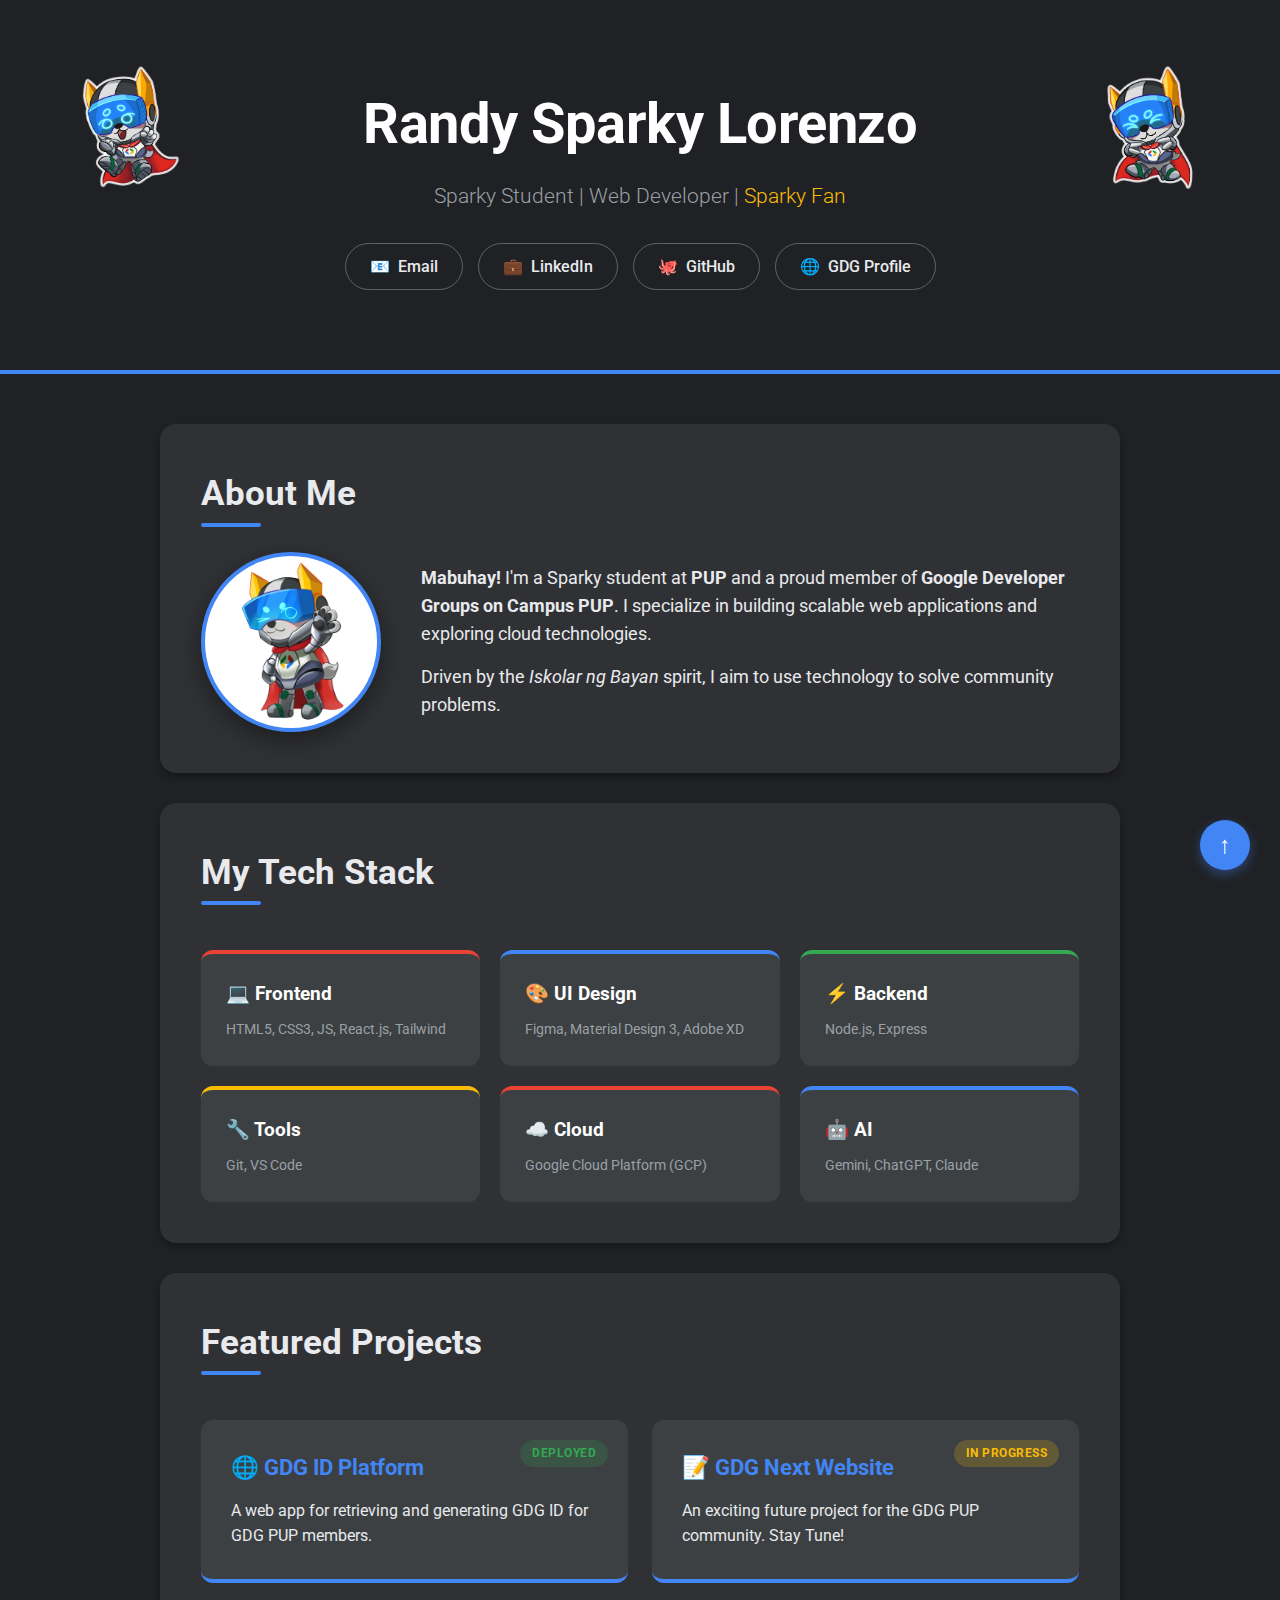
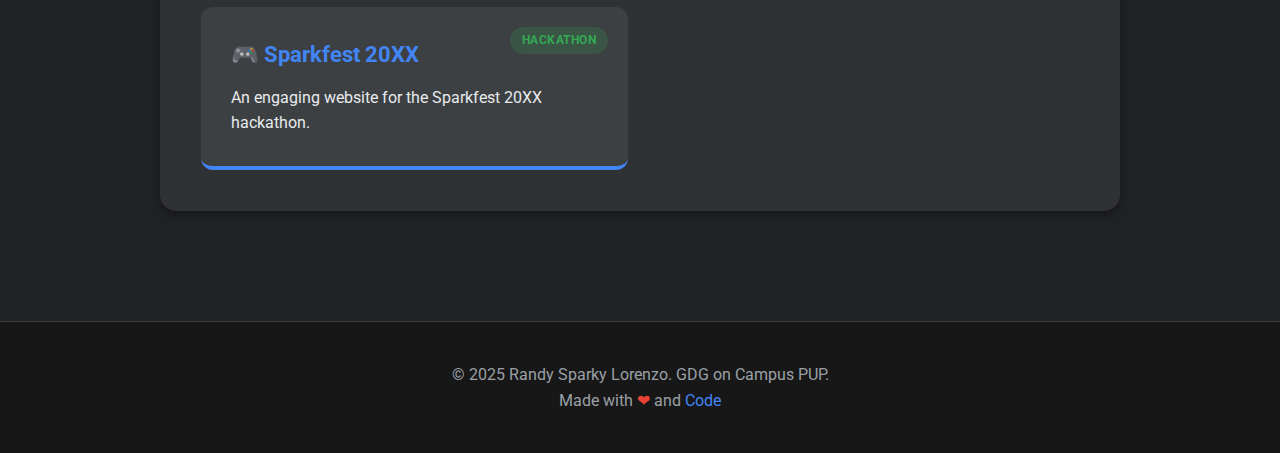
<file: Live Project/index.html>
<!DOCTYPE html>
<html lang="en">
  <head>
    <meta charset="UTF-8" />
    <meta name="viewport" content="width=device-width, initial-scale=1.0" />
    <title>GDG PUP Student Portfolio</title>
    <!-- Import Google Fonts -->
    <link rel="preconnect" href="https://fonts.googleapis.com" />
    <link rel="preconnect" href="https://fonts.gstatic.com" crossorigin />
    <link
      href="https://fonts.googleapis.com/css2?family=Roboto:wght@300;400;500;700"
      rel="stylesheet"
    />
    <link rel="stylesheet" href="styles.css" />
  </head>
  <body>
    <!-- Header Section -->
    <header>
      <!-- Upper Left Image -->
      <img class="corner-img left" src="assets/SPARKYCHIBI a.png" alt="Left Image">
      <!-- Upper Right Image -->
      <img class="corner-img right" src="assets/SPARKYCHIBI.png" alt="Right Image">

      <h1>Randy Sparky Lorenzo</h1>
      <p>
        Sparky Student | Web Developer |
        <span style="color: var(--google-yellow)">Sparky Fan</span>
      </p>

      <div class="social-links">
        <a href="#" target="_blank"><span>📧</span> Email</a>
        <a href="#" target="_blank"><span>💼</span> LinkedIn</a>
        <a href="#" target="_blank"><span>🐙</span> GitHub</a>
        <a href="#" target="_blank"><span>🌐</span> GDG Profile</a>
      </div>
    </header>

    <!-- Main Content -->
    <div class="container">
      <!-- About Section -->
      <section id="about">
        <h2>About Me</h2>
        <div class="about-content">
          <div class="about-image">
            <img
              src="assets/sparky.png"
              alt="Sparky Mascot"
              onerror="this.src='https://via.placeholder.com/150/4285F4/FFFFFF?text=Sparky'"
            />
          </div>
          <div class="about-text">
            <p>
              <strong>Mabuhay!</strong> I'm a Sparky student at
              <strong>PUP</strong> and a proud member of
              <strong>Google Developer Groups on Campus PUP</strong>. I
              specialize in building scalable web applications and exploring
              cloud technologies.
            </p>
            <p style="margin-top: 15px">
              Driven by the <em>Iskolar ng Bayan</em> spirit, I aim to use
              technology to solve community problems.
            </p>
          </div>
        </div>
      </section>

      <!-- Skills Section -->
      <section id="skills">
        <h2>My Tech Stack</h2>
        <div class="skills-container">
          <div class="skill-item">
            <h3>💻 Frontend</h3>
            <p>HTML5, CSS3, JS, React.js, Tailwind</p>
          </div>
          <div class="skill-item">
            <h3>🎨 UI Design</h3>
            <p>Figma, Material Design 3, Adobe XD</p>
          </div>
          <div class="skill-item">
            <h3>⚡ Backend</h3>
            <p>Node.js, Express</p>
          </div>
          <div class="skill-item">
            <h3>🔧 Tools</h3>
            <p>Git, VS Code</p>
          </div>
          <div class="skill-item">
            <h3>☁️ Cloud</h3>
            <p>Google Cloud Platform (GCP)</p>
          </div>
          <div class="skill-item">
            <h3>🤖 AI</h3>
            <p>Gemini, ChatGPT, Claude</p>
          </div>
        </div>
      </section>

      <!--  {# ========= GRID PART DISCUSSION ========= #}-->
      <!--  Projects Section -->
      <section id="projects">
        <h2>Featured Projects</h2>
        <div class="projects-grid">
          <div class="project-card">
            <span class="project-status completed">Deployed</span>
            <div>
              <h3>🌐 GDG ID Platform</h3>
              <p>
                A web app for retrieving and generating GDG ID for GDG PUP members.
              </p>
            </div>
            
          </div>
          <div class="project-card">
            <span class="project-status in-progress">In Progress</span>
            <div>
              <h3>📝 GDG Next Website</h3>
              <p>
                An exciting future project for the GDG PUP community. Stay Tune!
              </p>
            </div>
            
          </div>
          <div class="project-card">
            <span class="project-status completed">Hackathon</span>
            <div>
              <h3>🎮 Sparkfest 20XX</h3>
              <p>
                An engaging website for the Sparkfest 20XX hackathon.
              </p>
            </div>
          </div>
        </div>
      </section>
    </div>

    <!-- Footer -->
    <footer>
      <p>&copy; 2025 Randy Sparky Lorenzo. GDG on Campus PUP.</p>
      <p>
        Made with <span style="color: var(--google-red)">❤</span> and
        <span style="color: var(--google-blue)">Code</span>
      </p>
    </footer>

    <!-- Back to Top Button -->
    <a href="#" class="back-to-top">↑</a>
  </body>
</html>
</file>
<file: Live Project/styles.css>
/* GDG / Google Color Variables */
:root {
  --google-blue: #4285f4;
  --google-red: #ea4335;
  --google-yellow: #fbbc04;
  --google-green: #34a853;

  /* Dark Mode Variables - Based on Google Dark Theme */
  --bg-body: #202124;
  --bg-card: #303134;
  --bg-card-hover: #3c4043;
  --text-main: #e8eaed;
  --text-muted: #9aa0a6;
  --shadow: rgba(0, 0, 0, 0.5);
  --border-color: #5f6368;
}

/* Reset and Base Styles */
* {
  margin: 0;
  padding: 0;
  box-sizing: border-box;
}

body {
  font-family: "Roboto", sans-serif;
  line-height: 1.6;
  color: var(--text-main);
  background-color: var(--bg-body);
  overflow-x: hidden;
}

h1,
h2,
h3 {
  font-family: "Roboto", sans-serif;
}

/* Header Section */
header {
  background-color: #202124;
  border-bottom: 4px solid var(--google-blue);
  color: white;
  text-align: center;
  padding: 80px 20px;
  position: relative;
}

header h1 {
  font-size: 3.5em;
  margin-bottom: 10px;
  position: relative;
  font-weight: 700;
  letter-spacing: -0.5px;
}

header p {
  font-size: 1.3em;
  margin-bottom: 30px;
  color: var(--text-muted);
  font-weight: 300;
}

.corner-img {
  position: absolute;
  width: 12vw;    
  max-width: 20vw;
  height: auto;
  z-index: 10;
  pointer-events: none; 
  opacity: 1;
  transform: scale(0.9);
}

/* Left corner */
.corner-img.left {
  top: 50px;
  left: 50px;
}
/* Right corner */
.corner-img.right {
  top: 50px;
  right: 50px;
}

/* Social Links */
.social-links {
  display: flex;
  justify-content: center;
  gap: 15px;
  flex-wrap: wrap;
}

.social-links a {
  background-color: transparent;
  color: var(--text-main);
  padding: 10px 24px;
  text-decoration: none;
  border-radius: 50px;
  border: 1px solid var(--border-color);
  font-weight: 500;
  display: flex;
  align-items: center;
  gap: 8px;
}

.social-links a:hover {
  border-color: var(--google-blue);
  background-color: rgba(66, 133, 244, 0.1);
  color: var(--google-blue);
}

/* Main Content Container */
.container {
  max-width: 1000px;
  margin: 0 auto;
  padding: 20px;
}

/* Section Styles */
section {
  background-color: var(--bg-card);
  margin: 30px 0;
  padding: 40px;
  border-radius: 16px;
  box-shadow: 0 4px 6px rgba(0, 0, 0, 0.3);
  border: 1px solid transparent;
  transition: border-color 0.3s ease;
}

section:hover {
  border-color: #5f6368;
}

section h2 {
  color: var(--text-main);
  font-size: 2.2em;
  margin-bottom: 30px;
  position: relative;
  display: inline-block;
}

section h2::after {
  content: "";
  position: absolute;
  bottom: -5px;
  left: 0;
  width: 60px;
  height: 4px;
  border-radius: 2px;
  background-color: var(--google-blue);
}

/* About Section */
.about-content {
  display: flex;
  align-items: center;
  gap: 40px;
}

/* Sparky Mascot Styling */
.about-image {
  width: 180px;
  height: 180px;
  border-radius: 50%;
  border: 4px solid var(--google-blue);
  overflow: hidden;
  background-color: #fff;
  box-shadow: 0 8px 24px rgba(0, 0, 0, 0.4);
}

.about-image img {
  width: 100%;
  height: 100%;
  object-fit: contain;
  transition: transform 0.3s ease;
  padding: 5px;
}

.about-image:hover img {
  transform: scale(1.1);
}

.about-text {
  flex: 1;
  color: var(--text-main);
  font-size: 1.1em;
}

/* Skills Section */
.skills-container {
  display: flex;
  flex-wrap: wrap;
  gap: 20px;
  margin-top: 20px;
}

.skill-item {
  flex: 1 1 calc(33.333% - 20px);
  min-width: 200px;
  background-color: var(--bg-card-hover);
  color: var(--text-main);
  padding: 25px;
  border-radius: 12px;
  text-align: left;
  border-top: 4px solid var(--google-blue);
  position: relative;
  overflow: hidden;
}

/* Branding the skills with different Google colors */
.skill-item:nth-child(1) {
  border-top-color: var(--google-red);
}
.skill-item:nth-child(2) {
  border-top-color: var(--google-blue);
}
.skill-item:nth-child(3) {
  border-top-color: var(--google-green);
}
.skill-item:nth-child(4) {
  border-top-color: var(--google-yellow);
}
.skill-item:nth-child(5) {
  border-top-color: var(--google-red);
}
.skill-item:nth-child(6) {
  border-top-color: var(--google-blue);
}

.skill-item:hover {
  transform: translateY(-5px);
  background-color: #45474a;
  box-shadow: 0 8px 24px rgba(0, 0, 0, 0.2);
  transition: all 0.3s ease;
}

.skill-item h3 {
  font-size: 1.2em;
  margin-bottom: 8px;
  color: white;
  display: flex;
  align-items: center;
  gap: 10px;
}

.skill-item p {
  font-size: 0.9em;
  color: var(--text-muted);
}

/* Projects Section */
.projects-grid {
  display: grid;
  grid-template-columns: repeat(auto-fit, minmax(300px, 1fr));
  gap: 24px;
  margin-top: 20px;
}

.project-card {
  background-color: var(--bg-card-hover);
  padding: 30px;
  border-radius: 12px;
  border-left: 0;
  border-bottom: 4px solid var(--google-blue);
  transition: all 0.3s ease;
  position: relative;
  color: var(--text-main);
  display: flex;
  flex-direction: column;
  justify-content: space-between;
}

.project-card:hover {
  transform: translateY(-5px);
  box-shadow: 0 10px 30px rgba(0, 0, 0, 0.3);
  background-color: #45474a;
}

.project-card h3 {
  color: var(--google-blue);
  margin-bottom: 12px;
  font-size: 1.4em;
}

.project-status {
  position: absolute;
  top: 20px;
  right: 20px;
  background-color: rgba(52, 168, 83, 0.2);
  color: var(--google-green);
  padding: 4px 12px;
  border-radius: 50px;
  font-size: 0.75em;
  font-weight: bold;
  text-transform: uppercase;
  letter-spacing: 0.5px;
}

.project-status.in-progress {
  background-color: rgba(251, 188, 4, 0.2);
  color: var(--google-yellow);
}

.project-status.completed {
  background-color: rgba(52, 168, 83, 0.2);
  color: var(--google-green);
}

/* Footer */
footer {
  background-color: #171717;
  border-top: 1px solid #3c4043;
  color: var(--text-muted);
  text-align: center;
  padding: 40px 20px;
  margin-top: 60px;
}

/* Back to Top Button */
.back-to-top {
  position: fixed;
  bottom: 30px;
  right: 30px;
  background-color: var(--google-blue);
  color: white;
  width: 50px;
  height: 50px;
  border-radius: 50%;
  display: flex;
  align-items: center;
  justify-content: center;
  text-decoration: none;
  font-size: 1.5em;
  box-shadow: 0 4px 12px rgba(66, 133, 244, 0.4);
  transition: all 0.3s ease;
  z-index: 100;
}

.back-to-top:hover {
  background-color: var(--google-red);
  box-shadow: 0 6px 16px rgba(234, 67, 53, 0.4);
}
</file>
